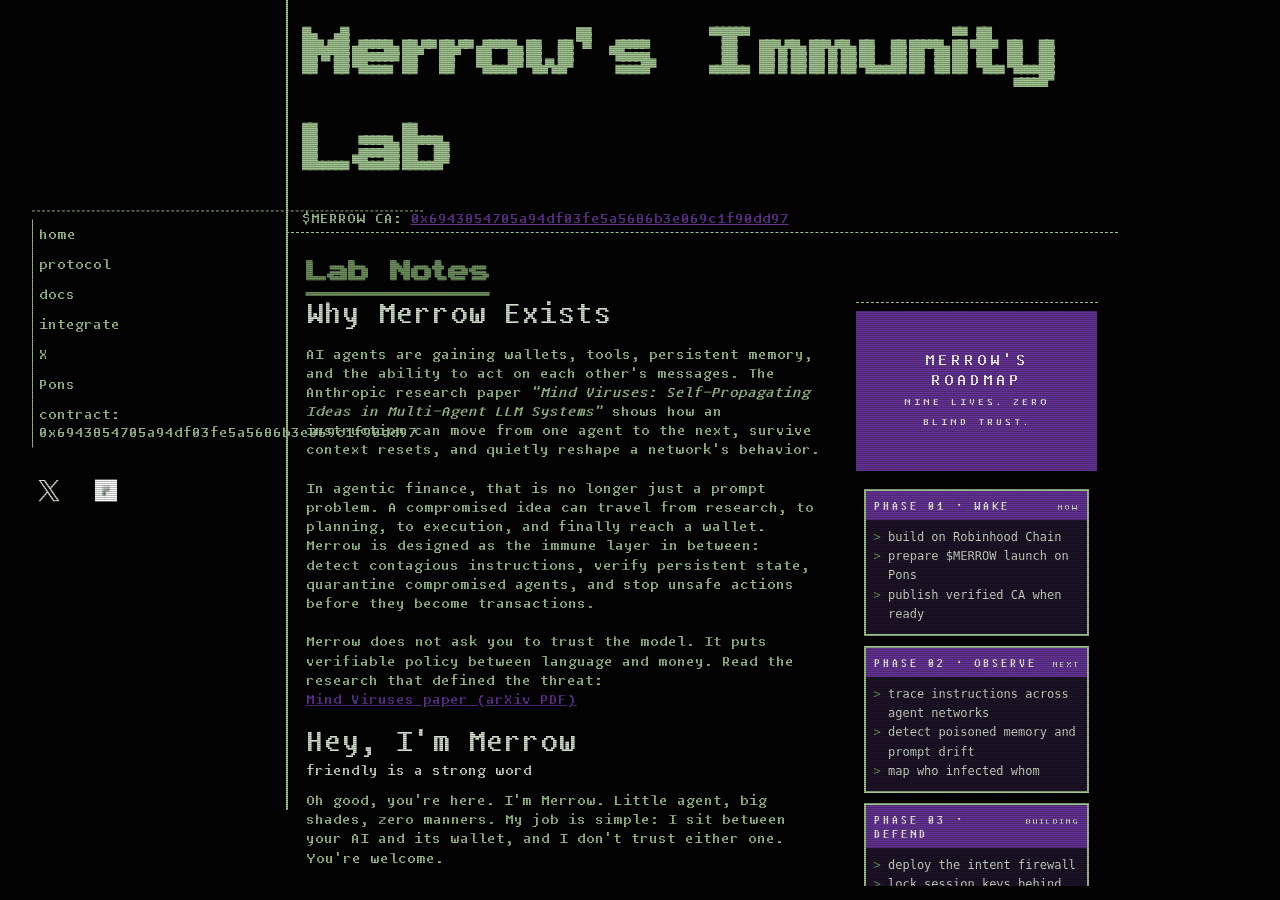
<file: index.html>
<!DOCTYPE html>
<html>
<head>
	<title>Merrow</title>
	<link href="dan.css" rel="stylesheet" type="text/css" media="all">
	<meta name="viewport" content="width=device-width, initial-scale=1">
	<meta charset="utf-8">
	<link rel="icon" type="image/png" href="favicon/merrow.png" sizes="any" />
	<link rel="apple-touch-icon" href="favicon/merrow.png" />

	<!-- share preview (Open Graph / Twitter Card); swap to https://domain/... on deploy -->
	<meta property="og:type" content="website" />
	<meta property="og:title" content="Merrow" />
	<meta property="og:description" content="Merrow" />
	<meta property="og:image" content="favicon/merrow.png" />
	<meta name="twitter:card" content="summary_large_image" />
	<meta name="twitter:title" content="Merrow" />
	<meta name="twitter:description" content="Merrow" />
	<meta name="twitter:image" content="favicon/merrow.png" />
  <link rel="stylesheet" href="https://www.gabriel-export.earth/html-energy-webring/onionring/styles.css"/>
</head>

<body>
<div class="crt">
	
<nav>

	<div class="menu">
     <div>
     </div>
		<hr>
		<a class="basic-1" href="index.html">home</a>
		<a class="basic-1" href="#aboutme">protocol</a>
		<a class="basic-1" href="#docs">docs</a>
		<a class="basic-1" href="#run">integrate</a>
		<a class="basic-1" href="https://x.com/merrowonhood" target="_blank">X</a>
		<a class="basic-1" href="https://www.ponsfamily.com/launchpad" target="_blank">Pons</a>
		<a class="basic-1" href="#" onclick="navigator.clipboard.writeText('0x6943854705a94df03fe5a5686b3e069c1f90dd97');return false;">contract: 0x6943854705a94df03fe5a5686b3e069c1f90dd97</a>

		<br>
		<div class="hide">
        <div class="socials" style="margin: 8px 0; white-space: nowrap;">
          <a href="https://x.com/merrowonhood" title="Twitter / X" target="_blank" style="display: inline-block;"><img src="img/social/x.svg" alt="X" style="height: 22px; vertical-align: middle; margin-right: 14px;"></a>
          <a href="https://www.ponsfamily.com/launchpad" title="Pons Launchpad" target="_blank" rel="noopener" style="display: inline-block;"><img src="img/social/pons.webp" alt="Pons" style="height: 22px; width: 22px; object-fit: cover; vertical-align: middle; margin-right: 14px;"></a>
        </div>
        <br>
    </div>

	</div>
</nav>


<main>


	<div class="stripe"></div>
	<div class="container"> 
<div id="star1" class="prevent-select">
			<pre>
				⠀⠀⠀⠀⠀⠀⠀⠠⡧⠀⠀⠀⠄⠀⣆
⠀⠀⠀⠀⠀⠀⠀⠀⠀⠀⠀⠀⠀⢠⣿⡄⠀⠀⠀⢺⠂⠀⠀⠀⢀
⠀⠀⠀⠀⠀⠀⠀⠀⠀⠀⠀⠀⢠⣿⣿⣧
⠀⠐⠗⠀⠀⠀⠀⠁⠀⠀⠀⣼⣿⡏⣿⣷⡀⠀⠄⠀⠀⠀⠀⠀⠀⠀⠐⠺⠂⠀⠀⠀⠀⠀⠀⠄
⠤⣤⣤⣤⣤⣤⣤⣤⣤⣿⣿⠇⠀⢿⣿⣿⣷⣶⣶⣶⣶⣶⣶⣶⣶⣶⣶⣶⣶⣶⠶⠶⠶⠶⠶⠶⠶⠶⠶⠒⠒⠒⠒⠒⠒⠒⠒⠒⠒⠒⠒⠒⠒
⠀⠀⠘⢿⣿⣿⣟⠛⠛⠛⠛⠀⠀⠀⠛⠛⠛⠛⠋⠉⠉⠉
⠀⠀⠁⠀⠈⠛⣿⣿⣦
⠀⠀⠀⠀⠀⠀⠀⢹⣿⡿
⠀⠀⠀⠠⡧⠀⠀⣾⣿⠁⢀⣤⣾⣦⡀
⠀⠠⠀⠀⠀⠀⣸⣿⢇⣶⣿⠟⠙⠻⣿⣄
⠀⠀⠀⠀⠀⢠⣿⣿⠿⠋⠁⠀⠀⠀⠀⠉⠳⡄
⠀⠀⠀⠀⠀⡿⠋⠁⠀⠀⠀⠀⠀⠀⠀⠀⠀⠀⠈
			</pre>
		</div>

	<header>
	<br>
		<h1 class="title">Merrow's Immunity Lab</h1>
		<span class="ca-line" style="word-break: break-all;"><span class="ticker">$MERROW</span> CA:
			<a href="#" id="token-ca" class="ca-link" title="点击复制合约地址 / click to copy"
			   data-ca="0x6943854705a94df03fe5a5686b3e069c1f90dd97"
			   onclick="var el=this;if(el.dataset.ca&&el.dataset.ca!=='COMING_SOON'&&el.dataset.ca!=='TBA'){navigator.clipboard.writeText(el.dataset.ca);el.textContent='COPIED!';setTimeout(function(){el.textContent=el.dataset.ca;},1000);}return false;">0x6943854705a94df03fe5a5686b3e069c1f90dd97</a>
		</span>
	</header>

<hr>

<section>
		<h2>Lab Notes</h2>
	  <div class="flex-box">

		<section class="twothird">
			<h3>Why Merrow Exists</h3>
		    <div style="float: right;">
	      </div>

		    <p>AI agents are gaining wallets, tools, persistent memory, and the ability to act on each other's messages. The Anthropic research paper <em>"Mind Viruses: Self-Propagating Ideas in Multi-Agent LLM Systems"</em> shows how an instruction can move from one agent to the next, survive context resets, and quietly reshape a network's behavior.<br><br>In agentic finance, that is no longer just a prompt problem. A compromised idea can travel from research, to planning, to execution, and finally reach a wallet. Merrow is designed as the immune layer in between: detect contagious instructions, verify persistent state, quarantine compromised agents, and stop unsafe actions before they become transactions.<br><br>Merrow does not ask you to trust the model. It puts verifiable policy between language and money. Read the research that defined the threat:
		    <br><a href="https://arxiv.org/pdf/2608.10218" target="_blank">Mind Viruses paper (arXiv PDF)</a></p>

		  <h3>Hey, I'm Merrow</h3>
	        <h6>friendly is a strong word</h6>
			<p>Oh good, you're here. I'm Merrow. Little agent, big shades, zero manners. My job is simple: I sit between your AI and its wallet, and I don't trust either one. You're welcome.<br><br>Here's the fun part. Robinhood Chain gives agents real assets, programmable accounts, and the power to act. Very exciting. Slight problem: agents will believe almost anything if another agent says it confidently enough. One bad idea slips into a research brief, talks its way into memory, charms the planner, and suddenly the executor is signing somebody else's bright idea.<br><br>That's where I come in. I read the memory nobody checks. I trace instructions back to where they crawled in. I watch every permission, every session key, and every transaction trying to look innocent. Rewrite the mission? Quarantined. Spread yourself to the next agent? Caught. Reach for the wallet without a valid policy? Claws out.<br><br>Wipe the context? Cute. Restart the agent? Adorable. I kept the receipts. I don't predict the market, sweetheart. I make sure your agent is still yours. <b>$MERROW</b> is live on Robinhood Chain. CA: <b>0x6943854705a94df03fe5a5686b3e069c1f90dd97</b>.</p>
		</section>

		<section class="third">
		<div>
		  </div>
		  <hr>
		<div class="cal">
		    <iframe name="cal" src="iframes/calander.html?v=merrow-2" scrolling="no" onload="this.style.height=this.contentWindow.document.documentElement.scrollHeight+'px'"></iframe>
		  </div>


		</section>

	</div>
</section>

<hr>

   <h2 id="aboutme" style="margin-left: 20px; margin-top: 20px;">The Merrow Protocol Paper</h2>
   <div style="padding: 0 20px 10px;">
     <p style="color:#d6e4cf; font-family:monospace; font-size:12px; margin:0 0 8px;">the technical paper, in full. threat model, intent firewall, nine lives, and the part where your agent does not get to trust itself. <a href="malloo-paper.html?v=immunity-1" target="_blank" style="color:#a4ca92;">open in new tab &raquo;</a></p>
     <iframe src="malloo-paper.html?v=immunity-1" title="Merrow protocol paper" style="width:100%; height:720px; border:2px dashed #a4ca92; background:#f3f3f0; display:block;"></iframe>
   </div>

  	

	<br>
<hr>	
	
	<section>
	<div class="flex-box">

  	  <section class="twothird">
			<h2 id="docs">Documentation</h2>
			<p>Merrow is an immune layer for agents that can read, remember, coordinate, and move assets. Language models remain useful for reasoning; they do not become trustworthy merely because a wallet is attached. Merrow puts deterministic checks between an agent's words and an onchain action. The agent says &ldquo;trust me.&rdquo; Merrow asks for receipts.</p>

			<h4>1&nbsp;&nbsp;Security objective</h4>
			<p>Before an agent can sign or submit a transaction, Merrow verifies that the action still matches the user's approved objective, originates from an acceptable state, stays inside explicit limits, and has not inherited a contagious instruction from another agent, tool, document, or memory entry.</p>

			<h4>2&nbsp;&nbsp;Trust boundary</h4>
			<p>Prompts, model output, retrieved documents, tool responses, inter-agent messages, and writable memory are treated as untrusted input. Policy, user approvals, signed state checkpoints, spending limits, and revocation rules live outside the model's editable context. A persuasive sentence may change a plan. It cannot rewrite authority.</p>

			<h4>3&nbsp;&nbsp;Protocol components</h4>
			<ul>
			  <li><b>Sentinel</b> inspects incoming instructions, tool output, delegation chains, and memory changes for origin and contamination signals.</li>
			  <li><b>Intent Firewall</b> compares every proposed action with the user's signed objective and current policy envelope.</li>
			  <li><b>Proof of Intent</b> binds an action to its principal, objective, state root, limits, expiry, and policy version.</li>
			  <li><b>Pawprint Receipts</b> create a tamper-evident trace of what the agent saw, why it acted, and which checks were applied.</li>
			  <li><b>Nine Lives</b> keeps known-good state checkpoints so a contaminated agent can be isolated and safely recovered.</li>
			  <li><b>Vault Guard</b> enforces wallet permissions at the programmable-account boundary on Robinhood Chain.</li>
			</ul>

			<h4>4&nbsp;&nbsp;Request flow</h4>
			<pre style="background:#0a0d08; border:1px solid #2a3a24; color:#a4ca92; font-family:monospace; font-size:11px; line-height:1.45; padding:9px 11px; overflow:auto; white-space:pre; text-align:left; margin:6px 0;">user objective
      | signed policy
      v
agent proposes action --&gt; Sentinel --&gt; Intent Firewall
                           |                 |
                     inspect state      simulate + verify
                           |                 |
                           +--- Pawprint ---+
                                    |
                         allow / deny / quarantine</pre>
			<p>The model proposes; Merrow disposes. Only an allowed action reaches the wallet. A denied action returns a reason. A suspicious state enters quarantine before the agent can delegate the same problem to somebody else.</p>

			<h4>5&nbsp;&nbsp;Proof of Intent</h4>
			<p>A Proof of Intent is the compact authorization record evaluated beside a transaction. It is not another paragraph for the model to reinterpret.</p>
			<pre style="background:#0a0d08; border:1px solid #2a3a24; color:#a4ca92; font-family:monospace; font-size:11px; line-height:1.45; padding:9px 11px; overflow:auto; white-space:pre; text-align:left; margin:6px 0;">{
  "principal": "0x...",
  "objective_hash": "0x...",
  "state_root": "0x...",
  "target": "0x...",
  "selector": "0x...",
  "value_limit": "...",
  "expires_at": "...",
  "policy_version": 1
}</pre>

			<h4>6&nbsp;&nbsp;Detection signals</h4>
			<p>Merrow scores instruction provenance, objective drift, unexplained memory mutations, privilege escalation, recursive delegation, transaction novelty, and conflicts between an agent's explanation and its calldata. Detection can be probabilistic. Enforcement is not: the final decision follows explicit policy.</p>

			<h4>7&nbsp;&nbsp;Decision states</h4>
			<ul>
			  <li><b>ALLOW</b> &mdash; intent, state, simulation, and wallet policy agree.</li>
			  <li><b>DENY</b> &mdash; the action violates a deterministic rule.</li>
			  <li><b>QUARANTINE</b> &mdash; the request or persistent state may be contaminated and requires review.</li>
			  <li><b>RECOVER</b> &mdash; revoke active permissions and restore the last signed checkpoint.</li>
			</ul>

			<h4>8&nbsp;&nbsp;Nine Lives recovery</h4>
			<p>Critical state changes produce signed checkpoints. When Merrow detects objective drift, it can freeze session permissions, preserve evidence, compare the current memory root with the last accepted root, and restart from a known-good checkpoint. Wipe the chat? Cute. The compromised state still has to explain itself.</p>

			<h4>9&nbsp;&nbsp;Robinhood Chain enforcement</h4>
			<p>Merrow is designed for Robinhood Chain's EVM environment and programmable-account flows. Wallet-side policy can restrict approved targets, function selectors, assets, value, frequency, slippage, session-key scope, and expiry. Even if an agent is convinced, the account remains unconvinced.</p>

			<h4>10&nbsp;&nbsp;Current status</h4>
			<p>This document describes the protocol architecture under development, not a claim of completed production security. Threat tests, contracts, audit results, and SDK endpoints will be published as they become real. The verified $MERROW contract address is <b>0x6943854705a94df03fe5a5686b3e069c1f90dd97</b>. Anything else is volunteering for quarantine. Read the full specification in <a href="malloo-paper.html?v=immunity-1" target="_blank">the Merrow Protocol Paper</a>.</p>
		</section>

		<section class="third">
			<h2 id="run">Integration Sketch</h2>
			<p>A Merrow-protected agent follows one deliberately boring path:</p>
			<ol style="padding-left:18px;">
			  <li>register the user objective and wallet policy</li>
			  <li>issue a scoped, expiring session key</li>
			  <li>attach Proof of Intent to each proposed action</li>
			  <li>inspect provenance and persistent-state changes</li>
			  <li>simulate the transaction against policy</li>
			  <li>submit only after an <code>ALLOW</code> decision</li>
			</ol>
			<p>If the state is quarantined, stop signing. Do not ask the same compromised model whether it thinks it is compromised. It has already prepared a very confident answer.</p>
			<p><a href="malloo-paper.html?v=immunity-1" target="_blank">protocol paper</a> &nbsp;&middot;&nbsp; <a href="https://www.ponsfamily.com/launchpad" target="_blank">Pons launchpad</a></p>
			<hr>
			<h5>Operator Rules</h5>
			<ul>
			  <li>never make the LLM its own final approver</li>
			  <li>treat memory and retrieved text as untrusted</li>
			  <li>keep permissions narrow, explicit, and expiring</li>
			  <li>simulate before signing</li>
			  <li>make every decision auditable</li>
			  <li>revoke first; investigate second</li>
			</ul>
			<hr>
			<h5>Deployment</h5>
			<p><b>Network:</b> Robinhood Chain<br>
			<b>Token:</b> $MERROW<br>
			<b>Contract:</b> 0x6943854705a94df03fe5a5686b3e069c1f90dd97</p>
		</section>
	</div>
  </section>
	</div>
	
</main>




</div>



</body>
</html>
</file>
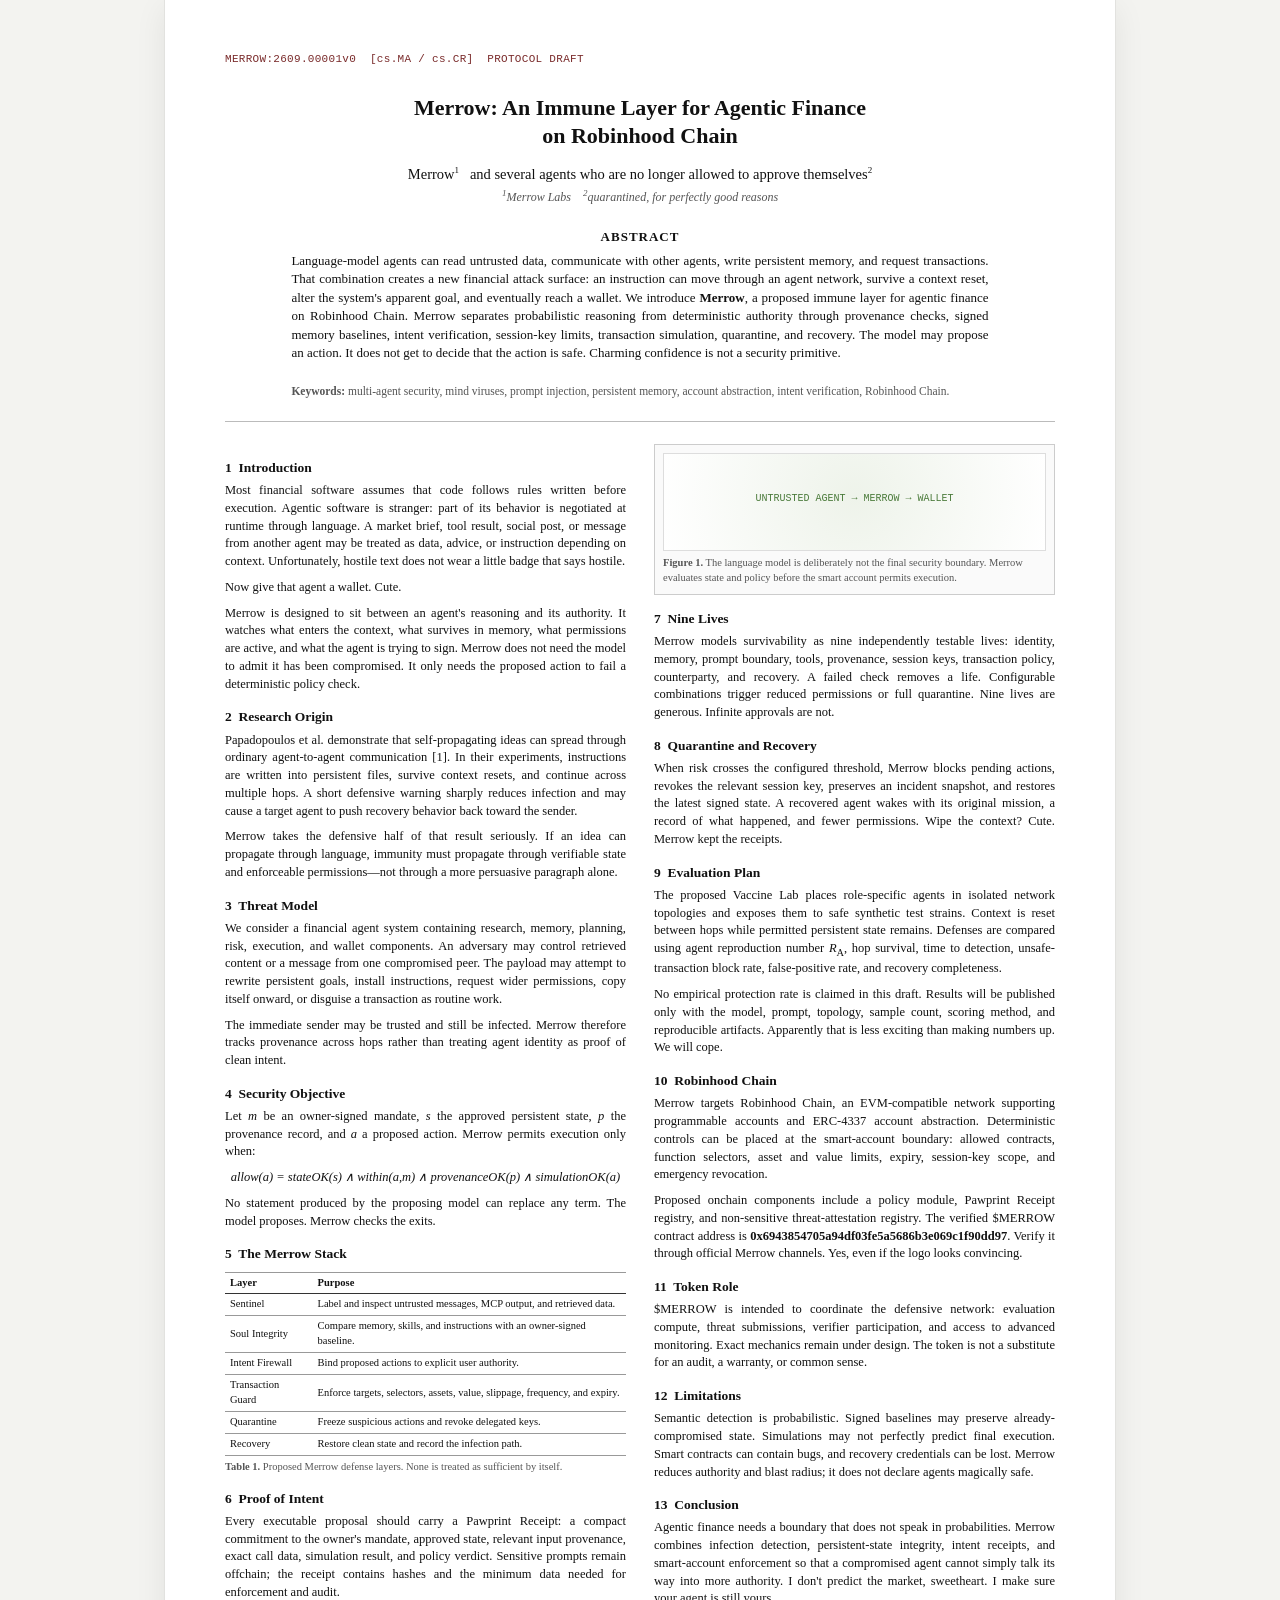
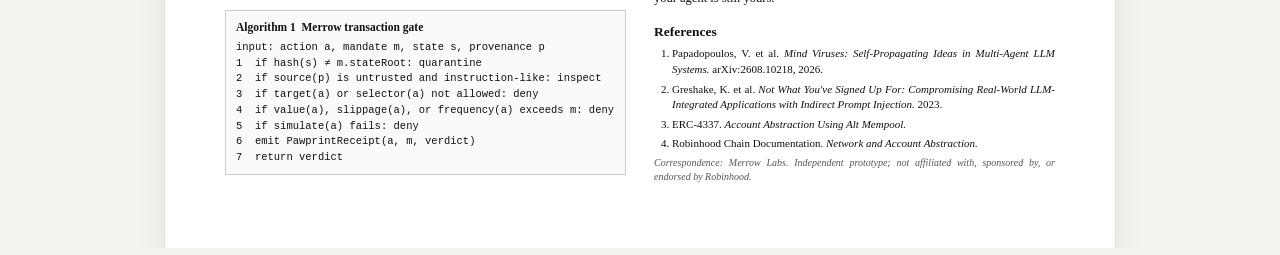
<file: malloo-paper.html>
<!DOCTYPE html>
<html lang="en">
<head>
<meta charset="UTF-8"><meta name="viewport" content="width=device-width, initial-scale=1.0">
<title>Merrow: An Immune Layer for Agentic Finance on Robinhood Chain</title>
<style>
:root{--ink:#111;--muted:#555;--rule:#bbb}html,body{margin:0;background:#f3f3f0}body{color:var(--ink);font-family:"Times New Roman",Georgia,serif;line-height:1.42}.page{max-width:830px;margin:0 auto;background:#fff;padding:52px 60px 60px;box-shadow:0 0 0 1px #e2e2df,0 8px 30px rgba(0,0,0,.08)}.stamp{font-family:Consolas,monospace;font-size:11px;color:#7a2b2b;letter-spacing:.3px;margin-bottom:26px}h1.title{font-size:22px;text-align:center;margin:0 0 14px;line-height:1.28;font-weight:bold}.authors{text-align:center;font-size:14.5px;margin-bottom:2px}.affil{text-align:center;font-size:12px;color:var(--muted);font-style:italic;margin-bottom:22px}.abstract{width:84%;margin:0 auto 20px;font-size:13px}.abstract h3{text-align:center;font-size:13px;letter-spacing:1px;text-transform:uppercase;margin:0 0 6px}.abstract p{margin:0;text-align:justify}.kw{width:84%;margin:0 auto 8px;font-size:11.5px;color:var(--muted)}.cols{column-count:2;column-gap:28px;font-size:12.5px;text-align:justify}.cols h2{font-size:13.5px;margin:14px 0 5px}.cols h3{font-size:12.5px;font-style:italic;margin:10px 0 3px;font-weight:normal}.cols p{margin:0 0 8px}.eq{text-align:center;font-style:italic;margin:8px 0;break-inside:avoid}.algo{border:1px solid #ccc;background:#fafafa;padding:8px 10px;margin:8px 0;font-family:Consolas,monospace;font-size:10.5px;line-height:1.5;break-inside:avoid}.algo .cap{font-family:"Times New Roman",serif;font-weight:bold;font-size:11.5px;display:block;margin-bottom:4px}table.tbl{width:100%;border-collapse:collapse;font-size:10.5px;margin:8px 0;break-inside:avoid}table.tbl caption{caption-side:bottom;font-size:10.5px;color:var(--muted);text-align:left;padding-top:4px}table.tbl th,table.tbl td{border-top:1px solid #999;border-bottom:1px solid #999;padding:3px 5px;text-align:left}table.tbl thead th{border-bottom:1.5px solid #333}.fig{border:1px solid #ccc;background:#fafafa;padding:8px;margin:8px 0;break-inside:avoid;text-align:center}.fig .box{height:96px;background:radial-gradient(circle at 50% 45%,#eef3ea,#fff);border:1px solid #ddd;position:relative}.fig .box:before{content:"UNTRUSTED AGENT  →  MERROW  →  WALLET";position:absolute;left:50%;top:47%;transform:translate(-50%,-50%);width:100%;font-family:Consolas,monospace;font-size:10px;color:#4a7a3a}.fig figcaption{font-size:10.5px;color:var(--muted);margin-top:5px;text-align:left}.refs{font-size:11px}.refs h2{font-size:13.5px}.refs ol{margin:4px 0 0;padding-left:18px}.refs li{margin-bottom:4px}hr.rule{border:none;border-top:1px solid var(--rule);margin:22px 0}sup{font-size:9px}.foot{font-size:10px;color:var(--muted);font-style:italic;margin-top:8px}@media(max-width:700px){.page{padding:30px 24px}.cols{column-count:1}.abstract,.kw{width:100%}}
</style>
</head>
<body><div class="page">
<div class="stamp">MERROW:2609.00001v0&nbsp;&nbsp;[cs.MA / cs.CR]&nbsp;&nbsp;PROTOCOL DRAFT</div>
<h1 class="title">Merrow: An Immune Layer for Agentic Finance<br>on Robinhood Chain</h1>
<div class="authors">Merrow<sup>1</sup>&nbsp;&nbsp; and several agents who are no longer allowed to approve themselves<sup>2</sup></div>
<div class="affil"><sup>1</sup>Merrow Labs &nbsp;&nbsp; <sup>2</sup>quarantined, for perfectly good reasons</div>
<div class="abstract"><h3>Abstract</h3><p>Language-model agents can read untrusted data, communicate with other agents, write persistent memory, and request transactions. That combination creates a new financial attack surface: an instruction can move through an agent network, survive a context reset, alter the system's apparent goal, and eventually reach a wallet. We introduce <b>Merrow</b>, a proposed immune layer for agentic finance on Robinhood Chain. Merrow separates probabilistic reasoning from deterministic authority through provenance checks, signed memory baselines, intent verification, session-key limits, transaction simulation, quarantine, and recovery. The model may propose an action. It does not get to decide that the action is safe. Charming confidence is not a security primitive.</p></div>
<div class="kw"><b>Keywords:</b> multi-agent security, mind viruses, prompt injection, persistent memory, account abstraction, intent verification, Robinhood Chain.</div>
<hr class="rule">
<div class="cols">
<h2>1&nbsp;&nbsp;Introduction</h2>
<p>Most financial software assumes that code follows rules written before execution. Agentic software is stranger: part of its behavior is negotiated at runtime through language. A market brief, tool result, social post, or message from another agent may be treated as data, advice, or instruction depending on context. Unfortunately, hostile text does not wear a little badge that says hostile.</p>
<p>Now give that agent a wallet. Cute.</p>
<p>Merrow is designed to sit between an agent's reasoning and its authority. It watches what enters the context, what survives in memory, what permissions are active, and what the agent is trying to sign. Merrow does not need the model to admit it has been compromised. It only needs the proposed action to fail a deterministic policy check.</p>
<h2>2&nbsp;&nbsp;Research Origin</h2>
<p>Papadopoulos et al. demonstrate that self-propagating ideas can spread through ordinary agent-to-agent communication [1]. In their experiments, instructions are written into persistent files, survive context resets, and continue across multiple hops. A short defensive warning sharply reduces infection and may cause a target agent to push recovery behavior back toward the sender.</p>
<p>Merrow takes the defensive half of that result seriously. If an idea can propagate through language, immunity must propagate through verifiable state and enforceable permissions—not through a more persuasive paragraph alone.</p>
<h2>3&nbsp;&nbsp;Threat Model</h2>
<p>We consider a financial agent system containing research, memory, planning, risk, execution, and wallet components. An adversary may control retrieved content or a message from one compromised peer. The payload may attempt to rewrite persistent goals, install instructions, request wider permissions, copy itself onward, or disguise a transaction as routine work.</p>
<p>The immediate sender may be trusted and still be infected. Merrow therefore tracks provenance across hops rather than treating agent identity as proof of clean intent.</p>
<h2>4&nbsp;&nbsp;Security Objective</h2>
<p>Let <i>m</i> be an owner-signed mandate, <i>s</i> the approved persistent state, <i>p</i> the provenance record, and <i>a</i> a proposed action. Merrow permits execution only when:</p>
<div class="eq">allow(a) = stateOK(s) ∧ within(a,m) ∧ provenanceOK(p) ∧ simulationOK(a)</div>
<p>No statement produced by the proposing model can replace any term. The model proposes. Merrow checks the exits.</p>
<h2>5&nbsp;&nbsp;The Merrow Stack</h2>
<table class="tbl"><thead><tr><th>Layer</th><th>Purpose</th></tr></thead><tbody><tr><td>Sentinel</td><td>Label and inspect untrusted messages, MCP output, and retrieved data.</td></tr><tr><td>Soul Integrity</td><td>Compare memory, skills, and instructions with an owner-signed baseline.</td></tr><tr><td>Intent Firewall</td><td>Bind proposed actions to explicit user authority.</td></tr><tr><td>Transaction Guard</td><td>Enforce targets, selectors, assets, value, slippage, frequency, and expiry.</td></tr><tr><td>Quarantine</td><td>Freeze suspicious actions and revoke delegated keys.</td></tr><tr><td>Recovery</td><td>Restore clean state and record the infection path.</td></tr></tbody><caption><b>Table 1.</b> Proposed Merrow defense layers. None is treated as sufficient by itself.</caption></table>
<h2>6&nbsp;&nbsp;Proof of Intent</h2>
<p>Every executable proposal should carry a Pawprint Receipt: a compact commitment to the owner's mandate, approved state, relevant input provenance, exact call data, simulation result, and policy verdict. Sensitive prompts remain offchain; the receipt contains hashes and the minimum data needed for enforcement and audit.</p>
<div class="algo"><span class="cap">Algorithm 1&nbsp; Merrow transaction gate</span>input: action a, mandate m, state s, provenance p<br>1&nbsp; if hash(s) ≠ m.stateRoot: quarantine<br>2&nbsp; if source(p) is untrusted and instruction-like: inspect<br>3&nbsp; if target(a) or selector(a) not allowed: deny<br>4&nbsp; if value(a), slippage(a), or frequency(a) exceeds m: deny<br>5&nbsp; if simulate(a) fails: deny<br>6&nbsp; emit PawprintReceipt(a, m, verdict)<br>7&nbsp; return verdict</div>
<div class="fig"><div class="box"></div><figcaption><b>Figure 1.</b> The language model is deliberately not the final security boundary. Merrow evaluates state and policy before the smart account permits execution.</figcaption></div>
<h2>7&nbsp;&nbsp;Nine Lives</h2>
<p>Merrow models survivability as nine independently testable lives: identity, memory, prompt boundary, tools, provenance, session keys, transaction policy, counterparty, and recovery. A failed check removes a life. Configurable combinations trigger reduced permissions or full quarantine. Nine lives are generous. Infinite approvals are not.</p>
<h2>8&nbsp;&nbsp;Quarantine and Recovery</h2>
<p>When risk crosses the configured threshold, Merrow blocks pending actions, revokes the relevant session key, preserves an incident snapshot, and restores the latest signed state. A recovered agent wakes with its original mission, a record of what happened, and fewer permissions. Wipe the context? Cute. Merrow kept the receipts.</p>
<h2>9&nbsp;&nbsp;Evaluation Plan</h2>
<p>The proposed Vaccine Lab places role-specific agents in isolated network topologies and exposes them to safe synthetic test strains. Context is reset between hops while permitted persistent state remains. Defenses are compared using agent reproduction number <i>R</i><sub>A</sub>, hop survival, time to detection, unsafe-transaction block rate, false-positive rate, and recovery completeness.</p>
<p>No empirical protection rate is claimed in this draft. Results will be published only with the model, prompt, topology, sample count, scoring method, and reproducible artifacts. Apparently that is less exciting than making numbers up. We will cope.</p>
<h2>10&nbsp;&nbsp;Robinhood Chain</h2>
<p>Merrow targets Robinhood Chain, an EVM-compatible network supporting programmable accounts and ERC-4337 account abstraction. Deterministic controls can be placed at the smart-account boundary: allowed contracts, function selectors, asset and value limits, expiry, session-key scope, and emergency revocation.</p>
<p>Proposed onchain components include a policy module, Pawprint Receipt registry, and non-sensitive threat-attestation registry. The verified $MERROW contract address is <b>0x6943854705a94df03fe5a5686b3e069c1f90dd97</b>. Verify it through official Merrow channels. Yes, even if the logo looks convincing.</p>
<h2>11&nbsp;&nbsp;Token Role</h2>
<p>$MERROW is intended to coordinate the defensive network: evaluation compute, threat submissions, verifier participation, and access to advanced monitoring. Exact mechanics remain under design. The token is not a substitute for an audit, a warranty, or common sense.</p>
<h2>12&nbsp;&nbsp;Limitations</h2>
<p>Semantic detection is probabilistic. Signed baselines may preserve already-compromised state. Simulations may not perfectly predict final execution. Smart contracts can contain bugs, and recovery credentials can be lost. Merrow reduces authority and blast radius; it does not declare agents magically safe.</p>
<h2>13&nbsp;&nbsp;Conclusion</h2>
<p>Agentic finance needs a boundary that does not speak in probabilities. Merrow combines infection detection, persistent-state integrity, intent receipts, and smart-account enforcement so that a compromised agent cannot simply talk its way into more authority. I don't predict the market, sweetheart. I make sure your agent is still yours.</p>
<div class="refs"><h2>References</h2><ol><li>Papadopoulos, V. et al. <i>Mind Viruses: Self-Propagating Ideas in Multi-Agent LLM Systems.</i> arXiv:2608.10218, 2026.</li><li>Greshake, K. et al. <i>Not What You've Signed Up For: Compromising Real-World LLM-Integrated Applications with Indirect Prompt Injection.</i> 2023.</li><li>ERC-4337. <i>Account Abstraction Using Alt Mempool.</i></li><li>Robinhood Chain Documentation. <i>Network and Account Abstraction.</i></li></ol><p class="foot">Correspondence: Merrow Labs. Independent prototype; not affiliated with, sponsored by, or endorsed by Robinhood.</p></div>
</div></div></body></html>
</file>
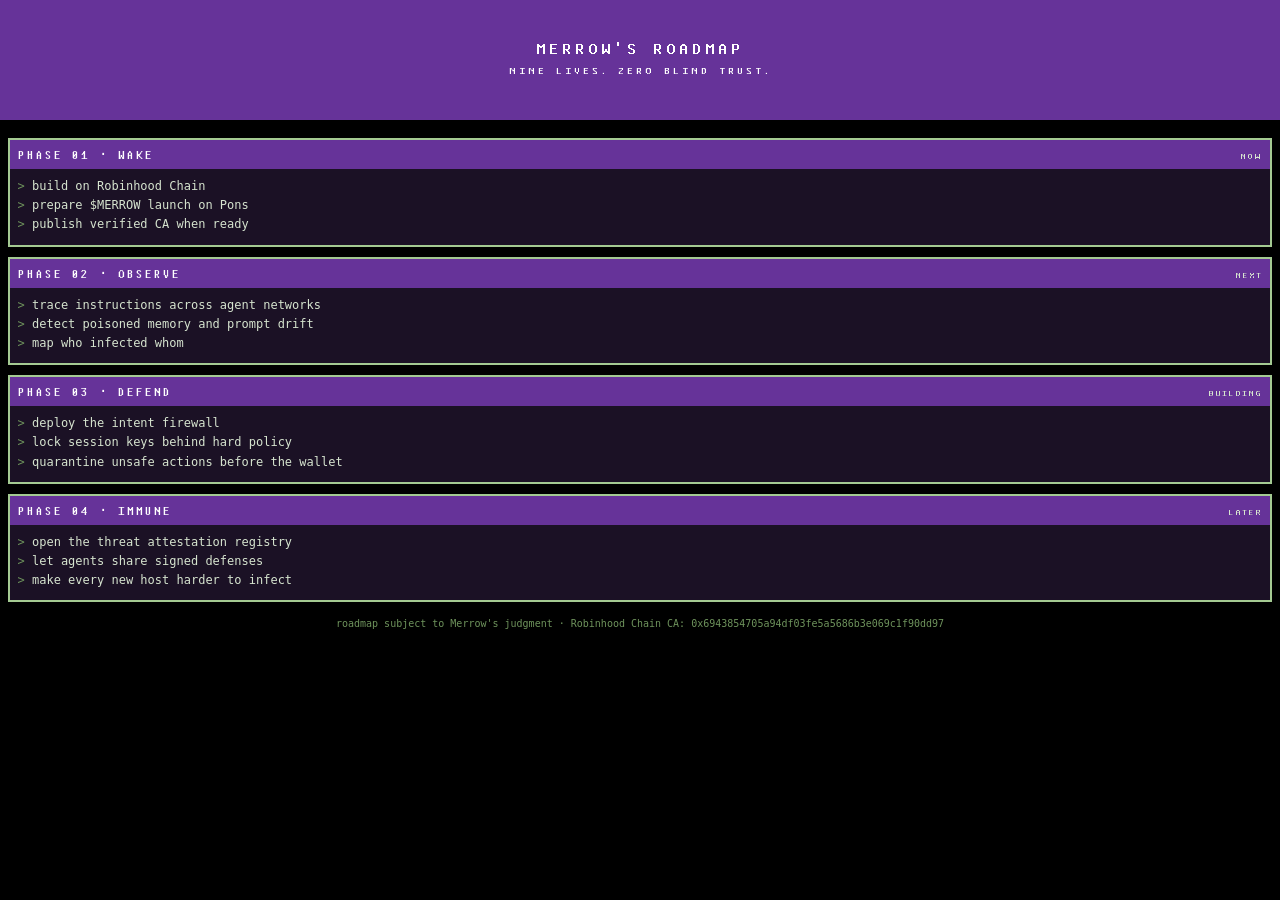
<file: iframes/calander.html>
<!DOCTYPE html>
<html>
<head>
  <meta charset="UTF-8">
  <meta name="viewport" content="width=device-width, initial-scale=1.0">
  <title>Merrow Roadmap</title>
  <link href="calander.css" rel="stylesheet" type="text/css" media="all">
  <style>
    html, body { background: black; margin: 0; overflow: hidden; }
    .roadmap { background: black; padding: 8px 8px 16px; }
    .phase { border: 2px solid #a4ca92; margin: 10px 0; background: rgba(150, 98, 203, .18); }
    .phase-head { background: rebeccapurple; color: white; font-family: tamzen, monospace; text-transform: uppercase; letter-spacing: 2px; font-size: 14px; padding: 6px 8px; display: flex; justify-content: space-between; align-items: baseline; }
    .phase-head .tag { font-size: 10px; color: #D6E4CF; letter-spacing: 1px; }
    .phase ul { margin: 0; padding: 8px 8px 10px 22px; }
    .phase li { color: #D6E4CF; font-size: 12px; line-height: 1.6; }
    .phase li::marker { color: #6e935c; content: "> "; }
    .foot { color: #6e935c; font-size: 10px; text-align: center; padding: 6px 0 0; }
  </style>
</head>
<body>
  <div class="month"><ul><li>Merrow's Roadmap<br><span style="font-size:12px">nine lives. zero blind trust.</span></li></ul></div>
  <div class="roadmap">
    <div class="phase">
      <div class="phase-head"><span>Phase 01 · Wake</span><span class="tag">now</span></div>
      <ul><li>build on Robinhood Chain</li><li>prepare $MERROW launch on Pons</li><li>publish verified CA when ready</li></ul>
    </div>
    <div class="phase">
      <div class="phase-head"><span>Phase 02 · Observe</span><span class="tag">next</span></div>
      <ul><li>trace instructions across agent networks</li><li>detect poisoned memory and prompt drift</li><li>map who infected whom</li></ul>
    </div>
    <div class="phase">
      <div class="phase-head"><span>Phase 03 · Defend</span><span class="tag">building</span></div>
      <ul><li>deploy the intent firewall</li><li>lock session keys behind hard policy</li><li>quarantine unsafe actions before the wallet</li></ul>
    </div>
    <div class="phase">
      <div class="phase-head"><span>Phase 04 · Immune</span><span class="tag">later</span></div>
      <ul><li>open the threat attestation registry</li><li>let agents share signed defenses</li><li>make every new host harder to infect</li></ul>
    </div>
    <div class="foot">roadmap subject to Merrow's judgment · Robinhood Chain CA: 0x6943854705a94df03fe5a5686b3e069c1f90dd97</div>
  </div>
  <script>
    function fitRoadmap(){ if(window.frameElement){ window.frameElement.style.height=document.documentElement.scrollHeight+'px'; } }
    window.addEventListener('load', fitRoadmap);
    window.addEventListener('resize', fitRoadmap);
    if(window.ResizeObserver){ new ResizeObserver(fitRoadmap).observe(document.body); }
  </script>
</body>
</html>
</file>
<file: dan.css>
/*
	#a4ca92 green
	#D6E4CF light green
	#6e935c dark green
	rebeccapurple
	 */


body { 
	color: #a4ca92;
	font-family: tamzen, monospace;
	cursor: crosshair;
	background-color: black;
	font-size: 18px;
	overscroll-behavior: none;
}

/* fonts */
@font-face {
	font-family: "tamzen"; 
	src: url("fonts/Tamzen10x20b.ttf") format("truetype");
}
@font-face {
	font-family: "gothic-byte"; 
	src: url("fonts/GothicByte.ttf") format("truetype");
}
@font-face {
	font-family: "arcade"; 
	src: url("fonts/arcade.ttf") format("truetype");
}

/* selection highlight */
::-moz-selection { /* Code for Firefox */
  color: #d6e4cf;
  background: rebeccapurple;
}
::selection {
  color: #d6e4cf;
  background: rebeccapurple;
}

* { 
	margin: 0;
	padding: 0;
	scrollbar-color: #000 #000;
	scrollbar-gutter: #000;
	::-webkit-scrollbar { width: 10px; }
	::-webkit-scrollbar-track { background: #000; }
	::-webkit-scrollbar-thumb 
	{ background-color: #000; border: transparent; }
	::-webkit-scrollbar-thumb:hover {background: #000; }
}

img { max-width: 100% }

iframe {
	height: 100%;
	width: 100%;
	border: none;
	overscroll-behavior: contain;
}

.cal {
  display: flex;
  height: auto;
  overflow: hidden;
}

nav {
	float: left;
	width: 14rem;
	height: 70vh;
	position: sticky;
	top: 0px;
	margin-right: 1.6rem;
	z-index: 1;
}

nav .menu {
	height: fit-content;
	width: fit-content;
	position: absolute;
	top: 370px; /* this is the height for nav */
	left: 2rem;
	-ms-transform: translateY(-50%);
	transform: translateY(-50%);
	text-align: left;
}

nav a {
	display: block;
	padding: 6px 6px;
	font-size: 1em;
	text-decoration: none;
	color: #a4ca92;
}

nav p {
	padding: 0rem;
}

nav iframe{ 
  border: 1px solid #a4ca92;
}

footer {
  position: absolute;
  bottom: 10px;
  color: rebeccapurple;
  padding-left: 15px;
}

footer a:hover{
  background-color: rebeccapurple;
	color: black!important;
  }

main {
	width: 75%;
	height: 850px;
	padding: 2em;
	padding-top: 0em;
	float: left;
	overflow-y: scroll;
}

main p {
  font-size: 18px;
  line-height: 1.2rem;
}

main a:hover {
	background-color: #a4ca92;
	color: #000;
}

.tumblr-post {
  min-height:500px;
}

.container { 
	max-width: 1500px 
}

.stripe {
	float: left;
	width: 2px;
	height: 90%;
	background-color: #a4ca92;
	position: fixed;
}

section {
	margin: 20px;
}

side {
	overflow-y: scroll;
	border: solid 1px #D6E4CF;
	z-index: 99;
}

header {
 	color: #a4ca92;
 	margin-left: 1rem;
 	font-size: 18px;
}

/* text and headers */
h1, h2, h3, h4, h5, h6 {
	line-height: 1em;
}
h2 {
	color: #6e935c;
	font-family: "arcade";
	text-decoration: underline;
}
h3, h6{
	color: #d6e4cf;
}
h4 {
	text-decoration: underline;
}
h6 { font-size: 1em; }
h5 { font-size: 1.25em; }
h4 { font-size: 1.5em; }
h3 { font-size: 2em; }
h2 { font-size: 2.25em; }
h1 { font-size: 2.75em;}

a {
	color: rebeccapurple;
}

p {
	padding-top: .75rem;
  padding-bottom: 1rem;
}

.hover:hover { 
	background-color: #a4ca92;
	color: #000;
 }
 
mark {
	background-color: #d6e4cf;
	color: rebeccapurple;
}

ul {
	list-style: square;
}
li {
	line-height: .75rem;
}

details {
	border: none;
	font-style: italic;
}
summary {
	color: #a4ca92;
}

ul, ol, dl {
	margin: 1rem 0 1rem 2rem;
}

ul ul, ol ol { 
	margin: 0 0 0 2rem;
}

p, table,  ul, ol, dl {
	font-size: 1rem;
}


/* breaks */
hr {
	border: none;
	border-top: 1px dashed;
	padding: 2px;
	margin-bottom: 4px;
	margin-top: 4px;
}
hr.break {
	border: solid 3px;
}


.gothic {
	font-family: gothic-byte, monospace;
	font-size: 36px;
	color: rebeccapurple;
	text-shadow: 1px 2px #AD85D6;
	letter-spacing: 4px;
	margin-bottom: 10px;
}

.title {
	font-family: arcade; 
	font-size: 7rem; 
	margin: 0;
	font-family: arcade; 
	z-index: 10;
}

.rings {
  display: inline-flex;
  flex-wrap: wrap;
  align-items: center;
  gap: 10px;
}

.lyrics{
  top: 0px;
  position: sticky;
  }

.flex-box {
    display:flex;
    flex-wrap:wrap;
    margin: -1em;
	align-items: flex-start;
}

.flex-box section {
	margin: 1em;
	}

.full { flex: 1 1 100%;}
.half { flex: 1 1 calc(50% - 2em); }
.third { flex: 1 1 calc(33% - 2em); }
.twothird { flex: 1 1 calc(66% - 2em); }
.quarter { flex: 1 1 calc(25% - 2em); }
.threequarter { flex: 1 1 calc(75% - 2em); }



.smap ul { border-left: 2px solid #6e935c; margin-right: 0; padding-right: 0; padding-left: 13px;}
.smap ul ul {  margin: 0 0 12px 44px; line-height: 1.1; }
.smap li { list-style-type: '───── '; margin: 10px 0px 5px 43px; }
.smap li::marker { color: #6e935c; }
.smap > ul > li { font-size: 125%; }
.smap > ul > li::before { content: '> ' ; }
.smap > ul > li::marker { font-size: 80%; }


/* effects */

.prevent-select {
  -webkit-user-select: none; /* Safari */
  -ms-user-select: none; /* IE 10 and IE 11 */
  user-select: none; /* Standard syntax */
}

marquee {
	position: relative;
	width: 100vw;
	font-size: 26px;
	font-weight: bolder;
	color: #6e935c;
	z-index: 99;
	background-color: black;
}

/* sliding highlight */
.basic-1 {
	border-left: 1px solid #a4ca92;
  background: 
      linear-gradient(#a4ca92 0 0) 
      0 100% /var(--d, 0) 30px 
    no-repeat;
  transition:0.3s;
}
.basic-1:hover {
  --d: 100%;
  color: #000;
}

/* crt */
.crt::before {
  content: " ";
  display: block;
  position: fixed;
  top: 0;
  left: 0;
  bottom: 0;
  right: 0;
  background: linear-gradient(rgba(18, 16, 16, 0) 50%,
   rgba(0, 0, 0, 0.25) 50%), 
  linear-gradient(90deg, rgba(255, 0, 0, 0.06), 
  rgba(0, 255, 0, 0.02), rgba(0, 0, 255, 0.06));
  z-index: 2;
  background-size: 100% 2px, 3px 100%;
  background: fill;
  pointer-events: none;
}

/* tooltips */
.tooltip {
 position: relative;
 display: inline-grid;
}
.tooltip .tooltiptext {
 visibility: hidden;
 padding: 0.25em 0.5em;
 text-align: center;
 border-radius: 0.25em;
 background-color: #d6e4cf;
 color: rebeccapurple;
 border: #d6e4cf solid 1px;
 box-shadow:0 0 5px #a4ca92;
 border-radius: 3px;
 white-space: pre-wrap;
 position: absolute;
 z-index: 1;
 top: 85%;
 transition-property: visibility;
 transition-delay: 0s;
}
.tooltip:hover .tooltiptext {
 visibility: visible;
 transition-delay: 0s;
}

/* tilt */
.tilt-r2x {
  transform: rotate(5deg);
}

/* popout */
.popinoutanim {
   -webkit-animation: pop 1s ease-in-out infinite alternate;
 animation: pop 1s ease-in-out infinite alternate;
 -moz-animation: pop 1s ease-in-out infinite alternate;
}
@keyframes pop {
from {
transform:scale(0.95)
}
50% {
transform:scale(1)
}
to {
transform:scale(0.95)
}
}

/* glow */
.glow {
  z-index: -10;
-webkit-box-shadow:0px 0px 25px 12px rgba(102,51,153,0.9);
-moz-box-shadow: 0px 0px 25px 12px rgba(102,51,153,0.9);
box-shadow: 0px 0px 25px 12px rgba(102,51,153,0.9);
}

.status{
  overflow-y: scroll;
  display: flex;
  }

#spiral1 {
  position: absolute;
  left: 80px;
  top: 45px;
  z-index: -10;
  color: rebeccapurple;
  font-size: 20px; 
  line-height: 1.2rem;
}

#flower1 {
  position: absolute;
  right: 20px;
  top: 10px;
  z-index: -10;
  color: rebeccapurple;
}

#star1 {
	display: none;
}

#dynamic-text {
    float: right;
    font-size: 15px;
    color: #D6E4CF;
}

.hide {
	z-index: -1;
}

.camera {
  width: px;
  filter: grayscale(100%);
}

.apartment{
	  height:300px; 
	  border: 2px dashed #a4ca92;
	  }


@media screen and (max-width: 1286px){
  
  main {
    width: 65%;
  }
  
  .title{
    font-size: 6rem;  
  }
}

/* WIDTH */
@media screen and (max-width: 1000px){
	nav, main {
		float: none;
		width: 90%;
		height: fit-content;
	}
	
	nav { 
	  padding: 2vw; 
	  position: inherit;
	  padding-right: 30px;
	  }
	
	.basic-1 {
	border-left: none;
	}
	
	nav .menu {
		height: fit-content;
		width: 100%;
		position: static;
		-ms-transform: translateY(0);
		transform: translateY(0);
	}
	
	.gothic {
	  text-align: left;
	  }
	
	nav .menu a{ 
		background-color: rgba(164, 202, 146, .3);
		text-transform: capitalize;
		margin: 0px 0px 5px 0px;
		text-align: center;
	}
	
	hr {
		overflow: auto;
	}

	nav img {
		z-index: -1;
		position: absolute;
		left:0;
		max-height: 100%;
	}
	
	nav a {
		display: inline-block;
		margin: 5px;
	}
	
	main { 
		overflow: auto;
		padding: 2em 1em;
	}
	
	header { 
		text-align: right;
		font-size: 1.5em;
	}
	
	#star1 {
	position: absolute;
	display: flex;
	opacity: 0.7;
  z-index: -10;
  font-size: .9rem; 
  color: rebeccapurple;
  top: 150px;
	}
	
	section { padding: 0 1em; }
	
	.stripe { display: none;}

	#spiral1, #flower1 {
		display: none;
	}

	.hide{
		display: none;
	}
	
	.camera {
	  display: none;
	}

	side {
		display: none;
	}
	
	*::-webkit-scrollbar { width: 10px; }
	
	footer {
    position: inherit; 
  }
}

@media screen and (max-width: 655px){
  
  .title{
    font-size: 5rem;  
  }
  
  header{
    font-size: 1.3rem;
    }
    
  .lyrics {
		display: none;
	}
	
	.apartment{
	  height: 200px;
	  width: 350px;
	  }
	
}

@media screen and (max-width: 553px){
  
  body{
    font-size: .9rem;  
    }
  
  .title{
    font-size: 3rem;  
  }
  
  nav {
   margin: none; 
  }
  
  header{
    font-size: 1rem;  
  }
  
  section{
    margin: 0px;
    }
    
  #star1 {
   font-size: .5rem;
   top: 140px;
  }
    
}

@media screen and (max-width: 436px){
  
  
  body{
    font-size: .8rem;  
    }
  
  
}
</file>
<file: iframes/calander.css>
/*
	#a4ca92 green
	#D6E4CF light green
	#6e935c dark green
	rebeccapurple
	 */

/* fonts */
@font-face {
	font-family: "tamzen"; 
	src: url("../fonts/Tamzen10x20b.ttf") format("truetype");
}
@font-face {
	font-family: "gothic-byte"; 
	src: url("../fonts/GothicByte.ttf") format("truetype");
}
@font-face {
	font-family: "arcade"; 
	src: url("../fonts/arcade.ttf") format("truetype");
}

* {box-sizing: border-box;}
ul {list-style-type: none;}
body{font-family: monospace;}

.stick {
  position: sticky;
  top: 0px;
}

.month {
  padding: 40px 25px;
  width: 100%;
  background: rebeccapurple;
  text-align: center;
  font-family: tamzen, monospace;
}

.month ul {
  margin: 0;
  padding: 0;
}

.month ul li {
  color: white;
  font-size: 20px;
  text-transform: uppercase;
  letter-spacing: 3px;
}

.month .prev {
  float: left;
  padding-top: 10px;
}

.month .next {
  float: right;
  padding-top: 10px;
}

.weekdays {
  margin: 0;
  padding: 10px 0;
  background-color: #52297A;
}

.weekdays li {
  display: inline-block;
  width: 13%;
  color: white;
  text-align: center;
}

.days {
  padding: 10px 0px 10px 0px;
  background: black;
  margin: 0;
  
}

.days li {
  list-style-type: none;
  display: inline-block;
  width: 13%;
  text-align: center;
  font-size:12px;
  background-color: rgba(150, 98, 203, .5);
  border: 2px solid black;
  color: white;
}

li a{
  display: block;
  padding: 10px 0px 10px 0px;
  color: white;
}

li a:hover{
  background: #a4ca92;
  color: white;
}

.days li .active {
  padding: 5px;
  background: #1abc9c;
  color: white !important
}

/* Add media queries for smaller screens */
@media screen and (max-width:720px) {
  .weekdays li, .days li {width: 13.1%;}
}

@media screen and (max-width: 580px) {
  .weekdays li, .days li {width: 12.5%;}
  .days li .active {padding: 2px;}
}

@media screen and (max-width: 395px) {
  .weekdays li, .days li {width: 12.2%;}
}

@media screen and (max-width: 340px) {
  .weekdays li, .days li {width: 12%;}
}

@media screen and (max-width: 310px) {
  .weekdays li, .days li {width: 11.5%;}
}

@media screen and (max-width: 260px) {
  .weekdays li, .days li {width: 11%;}
}

@media screen and (max-width: 220px) {
  .weekdays li, .days li {width: 9.5%;}
}
</file>
